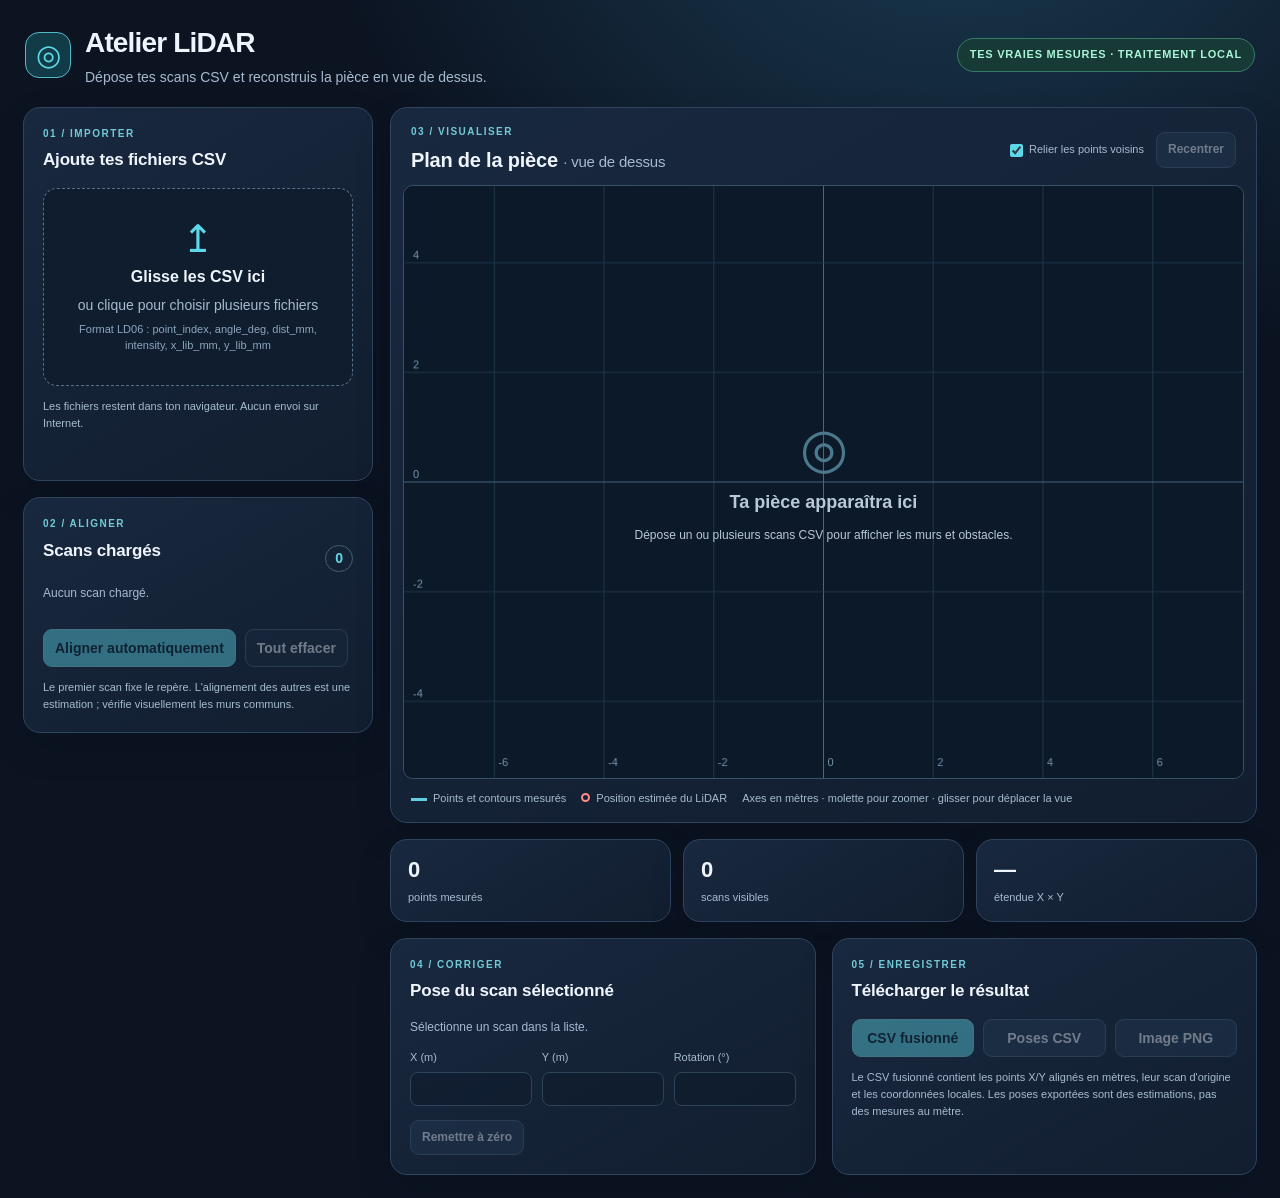
<file: simulateur_html/index.html>
<!doctype html>
<html lang="fr">
<head>
  <meta charset="utf-8">
  <meta name="viewport" content="width=device-width, initial-scale=1">
  <meta name="theme-color" content="#0c1422">
  <title>Atelier LiDAR · reconstruire la pièce avec des CSV</title>
  <link rel="stylesheet" href="styles.css">
  <script src="simulator.js" defer></script>
</head>
<body>
  <div class="shell">
    <header class="topbar">
      <div class="brand"><div class="mark">◎</div><div>
        <h1>Atelier LiDAR</h1>
        <p>Dépose tes scans CSV et reconstruis la pièce en vue de dessus.</p>
      </div></div>
      <span class="badge">Tes vraies mesures · traitement local</span>
    </header>

    <main class="layout">
      <aside class="sidebar">
        <section class="card upload-card">
          <div class="section-number">01 / IMPORTER</div>
          <h2>Ajoute tes fichiers CSV</h2>
          <label class="dropzone" id="dropzone" for="files">
            <span class="upload-icon">↥</span>
            <strong>Glisse les CSV ici</strong>
            <span>ou clique pour choisir plusieurs fichiers</span>
            <small>Format LD06 : point_index, angle_deg, dist_mm, intensity, x_lib_mm, y_lib_mm</small>
          </label>
          <input id="files" type="file" accept=".csv,text/csv" multiple hidden>
          <p class="privacy">Les fichiers restent dans ton navigateur. Aucun envoi sur Internet.</p>
          <div id="status" class="status" role="status" aria-live="polite"></div>
        </section>

        <section class="card scan-card">
          <div class="section-number">02 / ALIGNER</div>
          <div class="section-head"><h2>Scans chargés</h2><span id="scanCount" class="count">0</span></div>
          <div id="scanList" class="scan-list"><p class="empty-list">Aucun scan chargé.</p></div>
          <div class="sidebar-actions">
            <button id="alignAll" class="button primary" disabled>Aligner automatiquement</button>
            <button id="clear" class="button subtle" disabled>Tout effacer</button>
          </div>
          <p class="fineprint">Le premier scan fixe le repère. L'alignement des autres est une estimation ; vérifie visuellement les murs communs.</p>
        </section>
      </aside>

      <section class="workspace">
        <section class="card map-card">
          <div class="map-header">
            <div><div class="section-number">03 / VISUALISER</div><h2>Plan de la pièce <span>· vue de dessus</span></h2></div>
            <div class="map-tools">
              <label class="toggle"><input type="checkbox" id="contours" checked> Relier les points voisins</label>
              <button id="fit" class="button compact" disabled>Recentrer</button>
            </div>
          </div>
          <div class="canvas-wrap"><canvas id="map" aria-label="Nuage de points LiDAR superposé"></canvas>
            <div id="emptyMap" class="empty-map"><span>◎</span><strong>Ta pièce apparaîtra ici</strong><p>Dépose un ou plusieurs scans CSV pour afficher les murs et obstacles.</p></div>
          </div>
          <div class="map-footer"><span><i class="legend-line"></i>Points et contours mesurés</span><span><i class="legend-dot"></i>Position estimée du LiDAR</span><span>Axes en mètres · molette pour zoomer · glisser pour déplacer la vue</span></div>
        </section>

        <div class="stats">
          <div class="card stat"><strong id="pointCount">0</strong><span>points mesurés</span></div>
          <div class="card stat"><strong id="visibleCount">0</strong><span>scans visibles</span></div>
          <div class="card stat"><strong id="bounds">—</strong><span>étendue X × Y</span></div>
        </div>

        <div class="bottom-grid">
          <section class="card edit-card">
            <div class="section-number">04 / CORRIGER</div><h2>Pose du scan sélectionné</h2>
            <p id="selectionLabel" class="muted">Sélectionne un scan dans la liste.</p>
            <div class="pose-grid">
              <label>X (m)<input id="poseX" type="number" step="0.01" disabled></label>
              <label>Y (m)<input id="poseY" type="number" step="0.01" disabled></label>
              <label>Rotation (°)<input id="poseTheta" type="number" step="0.1" disabled></label>
            </div>
            <div class="edit-actions"><button id="resetPose" class="button compact" disabled>Remettre à zéro</button><span id="quality" class="quality"></span></div>
          </section>
          <section class="card export-card">
            <div class="section-number">05 / ENREGISTRER</div><h2>Télécharger le résultat</h2>
            <div class="export-actions">
              <button id="exportCsv" class="button primary" disabled>CSV fusionné</button>
              <button id="exportPoses" class="button" disabled>Poses CSV</button>
              <button id="exportPng" class="button" disabled>Image PNG</button>
            </div>
            <p class="fineprint">Le CSV fusionné contient les points X/Y alignés en mètres, leur scan d'origine et les coordonnées locales. Les poses exportées sont des estimations, pas des mesures au mètre.</p>
          </section>
        </div>
      </section>
    </main>
  </div>
</body>
</html>
</file>
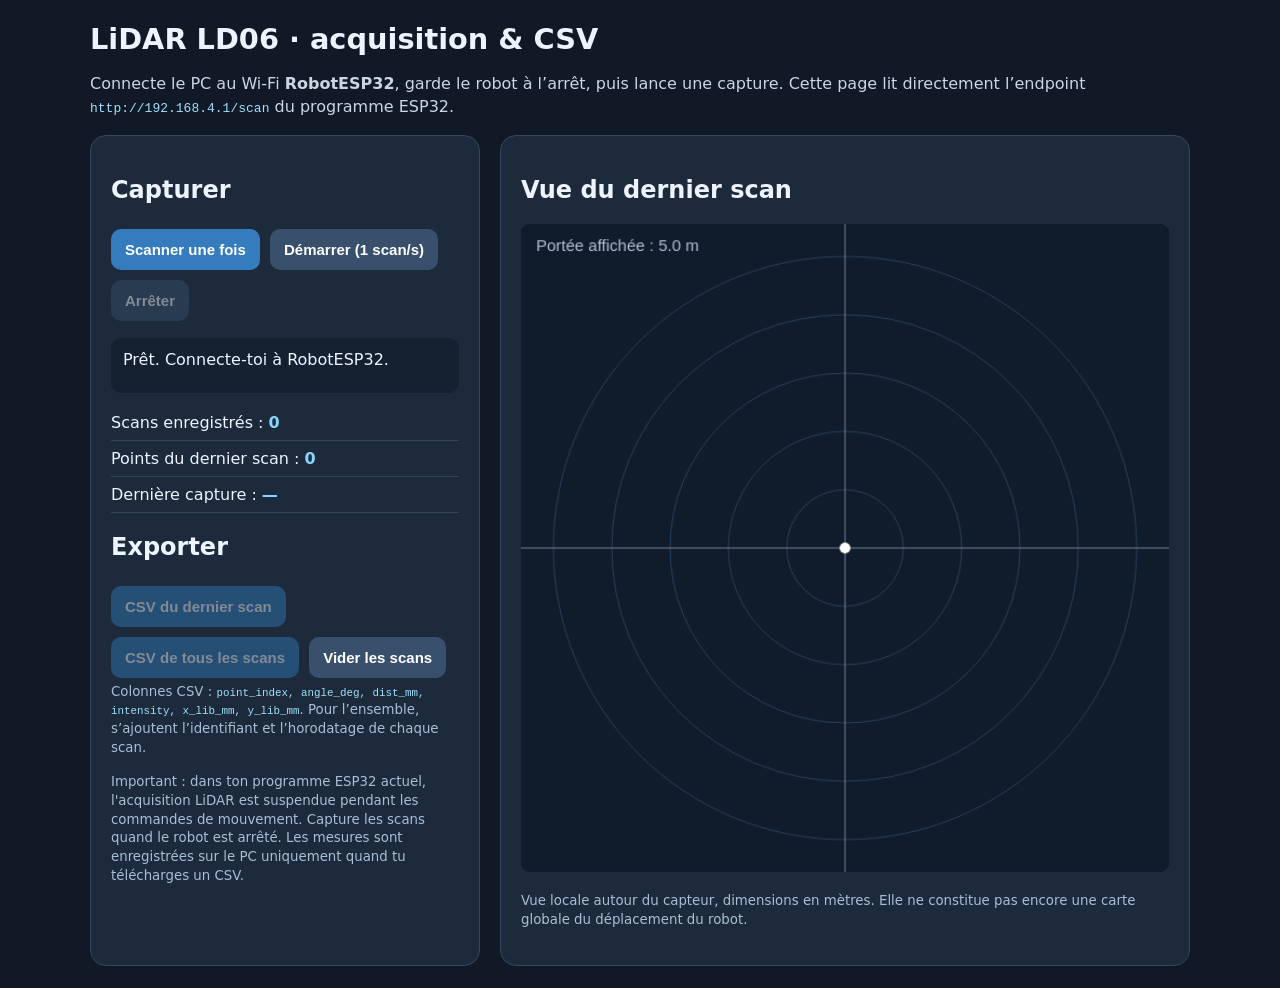
<file: tp3/bonus_robot/enregistreur_scans_ld06.html>
<!doctype html>
<html lang="fr">
<head>
  <meta charset="utf-8">
  <meta name="viewport" content="width=device-width, initial-scale=1">
  <title>LD06 · Scanner et enregistrer en CSV</title>
  <style>
    :root{color-scheme:dark;font-family:system-ui,Segoe UI,Arial,sans-serif}
    *{box-sizing:border-box}
    body{margin:0;background:#101925;color:#edf4ff;padding:22px}
    main{max-width:1100px;margin:0 auto}
    h1{margin:0 0 8px;font-size:1.8rem}
    p{color:#c9d6e5;line-height:1.45}
    .layout{display:grid;grid-template-columns:minmax(260px,390px) minmax(270px,1fr);gap:20px}
    .panel{background:#1c2a3c;padding:20px;border:1px solid #36475e;border-radius:16px}
    button{background:#347cbd;border:0;border-radius:10px;padding:12px 14px;margin:5px 5px 5px 0;color:white;font-size:15px;font-weight:650;cursor:pointer}
    button.secondary{background:#39506c}button:disabled{opacity:.45;cursor:not-allowed}
    .status{background:#142131;border-radius:10px;padding:12px;min-height:55px;margin:12px 0;white-space:pre-line}
    .stat{padding:8px 0;border-bottom:1px solid #344258}
    .stat strong{font-variant-numeric:tabular-nums;color:#88d5fa}
    canvas{width:100%;height:auto;aspect-ratio:1/1;border-radius:9px;background:#101b2b}
    code{color:#a0e0ff}
    small{color:#a9bed4;line-height:1.4;display:block}
    @media(max-width:750px){.layout{grid-template-columns:1fr}}
  </style>
</head>
<body>
<main>
  <h1>LiDAR LD06 · acquisition & CSV</h1>
  <p>Connecte le PC au Wi-Fi <b>RobotESP32</b>, garde le robot à l’arrêt, puis lance une capture. Cette page lit directement l’endpoint <code>http://192.168.4.1/scan</code> du programme ESP32.</p>
  <div class="layout">
    <section class="panel">
      <h2>Capturer</h2>
      <button id="single">Scanner une fois</button>
      <button id="start" class="secondary">Démarrer (1 scan/s)</button>
      <button id="stop" class="secondary" disabled>Arrêter</button>
      <div class="status" id="status">Prêt. Connecte-toi à RobotESP32.</div>
      <div class="stat">Scans enregistrés : <strong id="scans">0</strong></div>
      <div class="stat">Points du dernier scan : <strong id="points">0</strong></div>
      <div class="stat">Dernière capture : <strong id="date">—</strong></div>
      <h2>Exporter</h2>
      <button id="last" disabled>CSV du dernier scan</button>
      <button id="all" disabled>CSV de tous les scans</button>
      <button id="clear" class="secondary">Vider les scans</button>
      <small>Colonnes CSV : <code>point_index, angle_deg, dist_mm, intensity, x_lib_mm, y_lib_mm</code>. Pour l’ensemble, s’ajoutent l’identifiant et l’horodatage de chaque scan.</small>
      <p><small>Important : dans ton programme ESP32 actuel, l'acquisition LiDAR est suspendue pendant les commandes de mouvement. Capture les scans quand le robot est arrêté. Les mesures sont enregistrées sur le PC uniquement quand tu télécharges un CSV.</small></p>
    </section>
    <section class="panel">
      <h2>Vue du dernier scan</h2>
      <canvas id="plot" width="600" height="600" aria-label="Visualisation des points LiDAR"></canvas>
      <p><small>Vue locale autour du capteur, dimensions en mètres. Elle ne constitue pas encore une carte globale du déplacement du robot.</small></p>
    </section>
  </div>
</main>
<script>
'use strict';
const BASE = 'http://192.168.4.1';
const entries = [];
let inFlight = false, running = false, timer = null;
const $ = id => document.getElementById(id);
const status = (message, error=false) => {
  $('status').textContent=message;
  $('status').style.color=error?'#ffaea9':'#baf5cb';
};
const HEAD = ['point_index','angle_deg','dist_mm','intensity','x_lib_mm','y_lib_mm'];
function parseScan(buffer) {
  const view=new DataView(buffer);
  if(buffer.byteLength<8) throw new Error('Réponse trop courte du LiDAR');
  const xpose=view.getInt16(0,true), ypose=view.getInt16(2,true);
  const heading=view.getUint16(4,true)/100;
  const n=view.getUint16(6,true);
  if(n<1||n>460||buffer.byteLength!==8+5*n)
    throw new Error(`Format binaire incorrect : ${n} points, ${buffer.byteLength} octets`);
  const pts=[];
  for(let i=0;i<n;i++){
    const off=8+i*5;
    const a=view.getUint16(off,true)/100;
    const d=view.getUint16(off+2,true);
    const intensity=view.getUint8(off+4);
    const r=a*Math.PI/180;
    pts.push([i,a.toFixed(2),d,intensity,Math.trunc(d*Math.cos(r)),Math.trunc(-d*Math.sin(r))]);
  }
  return {pose:[xpose,ypose,heading],pts};
}
function refresh() {
  $('scans').textContent=entries.length;
  $('points').textContent=entries.at(-1)?.pts.length||0;
  $('date').textContent=entries.at(-1)?.stamp.toLocaleTimeString('fr-FR')||'—';
  $('last').disabled=!entries.length;
  $('all').disabled=!entries.length;
  $('start').disabled=running;
  $('stop').disabled=!running;
}
async function capture(){
  if(inFlight)return;
  inFlight=true;
  try{
    const url=BASE+'/scan?nocache='+Date.now();
    const r=await fetch(url,{cache:'no-store'});
    if(!r.ok){
      let t='';try{t=await r.text()}catch(e){}
      throw new Error(`HTTP ${r.status} ${t}`);
    }
    const decoded=parseScan(await r.arrayBuffer());
    const stamp=new Date();
    entries.push({scanId:entries.length+1,stamp,...decoded});
    status(`${decoded.pts.length} points reçus. Scan n°${entries.length} enregistré en mémoire.\nClique sur CSV pour sauvegarder sur le PC.`);
    refresh();draw(decoded.pts);
  }catch(err){
    status('Échec du scan : '+err.message+'\nVérifie le Wi-Fi RobotESP32 et /lidar_status. Si Chrome bloque la connexion locale, utilise le script Python fourni.',true);
    if(running)stopAuto();
  }finally{inFlight=false;}
}
function stopAuto(){running=false;clearInterval(timer);timer=null;refresh();}
function startAuto(){
  if(running)return;
  running=true;refresh();capture();timer=setInterval(capture,1000);
}
function csvText(rows){
  return '\ufeff'+rows.map(row=>row.map(v=>{
    const s=String(v);
    return /[",\r\n]/.test(s)?'"'+s.replaceAll('"','""')+'"':s;
  }).join(',')).join('\r\n')+'\r\n';
}
function download(name, rows){
  const blob=new Blob([csvText(rows)],{type:'text/csv;charset=utf-8;'});
  const href=URL.createObjectURL(blob);
  const a=document.createElement('a');a.href=href;a.download=name;a.click();
  setTimeout(()=>URL.revokeObjectURL(href),2000);
}
function stampName(d){
  return d.getFullYear().toString()+String(d.getMonth()+1).padStart(2,'0')+
    String(d.getDate()).padStart(2,'0')+'_'+String(d.getHours()).padStart(2,'0')+
    String(d.getMinutes()).padStart(2,'0')+String(d.getSeconds()).padStart(2,'0');
}
function draw(pts=[]){
  const c=$('plot'),ctx=c.getContext('2d'),w=c.width,h=c.height;
  ctx.clearRect(0,0,w,h);ctx.fillStyle='#101b2b';ctx.fillRect(0,0,w,h);
  const good=pts.filter(p=>p[2]>0);
  const ds=good.map(p=>p[2]).sort((a,b)=>a-b);
  const maxmm=Math.max(1000,Math.min(12000,ds[Math.floor(ds.length*.95)]||5000));
  const scale=(w*.45)/maxmm,ox=w/2,oy=h/2;
  ctx.strokeStyle='#28415b';ctx.lineWidth=1;
  const step=maxmm<=3000?500:1000;
  for(let mm=step;mm<=maxmm;mm+=step){
    ctx.beginPath();ctx.arc(ox,oy,mm*scale,0,2*Math.PI);ctx.stroke();
  }
  ctx.strokeStyle='#6c7d93';ctx.beginPath();ctx.moveTo(0,oy);ctx.lineTo(w,oy);ctx.moveTo(ox,0);ctx.lineTo(ox,h);ctx.stroke();
  ctx.fillStyle='#92caff';
  for(const p of good){
    const x=ox+p[4]*scale,y=oy+p[5]*scale;
    if(x>=0&&x<w&&y>=0&&y<h)ctx.fillRect(x-1.5,y-1.5,3,3);
  }
  ctx.fillStyle='#fff';ctx.beginPath();ctx.arc(ox,oy,5,0,Math.PI*2);ctx.fill();
  ctx.font='15px Arial';ctx.fillStyle='#b1c2d9';
  ctx.fillText(`Portée affichée : ${(maxmm/1000).toFixed(1)} m`,14,25);
}
$('single').addEventListener('click',capture);
$('start').addEventListener('click',startAuto);
$('stop').addEventListener('click',stopAuto);
$('last').addEventListener('click',()=>{
  const e=entries.at(-1);if(!e)return;
  download('scan_'+stampName(e.stamp)+'.csv',[HEAD,...e.pts]);
});
$('all').addEventListener('click',()=>{
  if(!entries.length)return;
  const head=['scan_id','horodatage_pc',...HEAD,'pose_x','pose_y','pose_angle_deg'];
  const rows=[head];
  for(const e of entries){
    for(const p of e.pts)rows.push([e.scanId,e.stamp.toISOString(),...p,...e.pose]);
  }
  download('tous_scans_ld06_'+stampName(new Date())+'.csv',rows);
});
$('clear').addEventListener('click',()=>{
  if(!entries.length)return;
  if(confirm('Effacer les scans non encore téléchargés ?')){
    stopAuto();entries.length=0;refresh();draw();status('Mémoire des scans vidée.');
  }
});
window.addEventListener('pagehide',stopAuto);
draw();refresh();
</script>
</body>
</html>
</file>
<file: simulateur_html/styles.css>
:root{color-scheme:dark;--bg:#0c1422;--panel:#152337;--line:#34485f;--text:#eff5ff;--muted:#a7bbd0;--cyan:#5dd8e8;--green:#8ad8aa}
*{box-sizing:border-box}body{margin:0;min-width:330px;font:14px/1.45 Inter,"Segoe UI",Arial,sans-serif;color:var(--text);background:radial-gradient(circle at 75% -20%,#1c4058 0,transparent 38%),var(--bg)}button,input{font:inherit}.shell{max-width:1680px;margin:auto;padding:23px}.topbar{display:flex;align-items:center;justify-content:space-between;gap:20px;padding:0 2px 20px;flex-wrap:wrap}.brand{display:flex;align-items:center;gap:14px}.mark{width:46px;height:46px;border-radius:14px;background:#103b47;border:1px solid #56b9ca;display:grid;place-items:center;font-size:29px;color:var(--cyan)}h1{margin:0;font-size:28px;letter-spacing:-.03em}.brand p{margin:3px 0 0;color:var(--muted)}.badge{font-size:11px;font-weight:700;letter-spacing:.07em;text-transform:uppercase;color:#a8f4d6;background:#173a36;border:1px solid #397a67;border-radius:100px;padding:8px 12px}.layout{display:grid;grid-template-columns:minmax(290px,350px) minmax(0,1fr);gap:17px}.sidebar,.workspace{display:flex;flex-direction:column;gap:16px;min-width:0}.card{background:linear-gradient(150deg,#18283e,#121e30);border:1px solid #30445e;border-radius:17px;box-shadow:0 15px 34px #02081733}.upload-card,.scan-card,.edit-card,.export-card{padding:19px}.section-number{color:#72cad6;font-size:10px;font-weight:800;letter-spacing:.15em;margin-bottom:7px}h2{font-size:17px;letter-spacing:-.01em;margin:0 0 15px}.dropzone{min-height:198px;border:1.5px dashed #58718b;border-radius:14px;background:#101d2f;display:flex;flex-direction:column;align-items:center;justify-content:center;text-align:center;gap:7px;padding:20px;cursor:pointer;transition:background .2s,border-color .2s}.dropzone:hover,.dropzone.dragover{background:#1b3b50;border-color:#6de0e9}.upload-icon{font-size:38px;color:var(--cyan);line-height:1}.dropzone strong{font-size:16px}.dropzone>span:not(.upload-icon){color:var(--muted)}.dropzone small{font-size:11px;color:#8ca6be;max-width:270px}.privacy,.fineprint{font-size:11px;color:var(--muted);line-height:1.55;margin:12px 0 0}.status{min-height:20px;margin-top:9px;color:var(--green);font-size:12px}.status.error{color:#ff9fa0}.section-head{display:flex;justify-content:space-between;align-items:center}.count{border:1px solid #436078;border-radius:99px;padding:2px 9px;color:var(--cyan);font-weight:700}.scan-list{max-height:390px;overflow:auto;margin:-5px -4px 14px;padding:0 4px}.empty-list{color:var(--muted);font-size:12px}.scan-row{padding:11px 4px;border-top:1px solid #30445a}.scan-row:first-child{border-top:0}.scan-title{display:flex;align-items:center;gap:8px}.scan-title strong{flex:1;font-size:12px;overflow:hidden;text-overflow:ellipsis;white-space:nowrap;cursor:pointer}.swatch{width:12px;height:12px;border-radius:50%;flex:none}.scan-row.selected{background:#1c3348;border-radius:9px}.scan-meta{color:var(--muted);font-size:11px;padding-left:22px;margin-top:4px}.scan-controls{display:flex;gap:8px;align-items:center;padding-left:22px;margin-top:8px}.icon-button{border:1px solid #48617b;background:#21354c;color:var(--text);border-radius:7px;padding:4px 8px;cursor:pointer;font-size:11px}.icon-button:hover{background:#31506e}.icon-button.remove{color:#ffc7c7}.visibility{accent-color:#5dd8e8;cursor:pointer}.sidebar-actions,.export-actions,.edit-actions{display:flex;gap:9px;flex-wrap:wrap}.button{min-height:38px;border:1px solid #49617b;border-radius:9px;background:#243a53;color:var(--text);padding:8px 11px;font-weight:700;cursor:pointer;transition:background .15s}.button:hover:not(:disabled){background:#30506c}.button.primary{background:var(--cyan);border-color:#77e5f0;color:#09212b}.button.primary:hover:not(:disabled){background:#91eff6}.button.subtle{background:#1b2a3f}.button.compact{min-height:33px;font-size:12px}.button:disabled{opacity:.42;cursor:not-allowed}.map-card{overflow:hidden}.map-header{display:flex;justify-content:space-between;gap:15px;align-items:center;padding:17px 20px 10px;flex-wrap:wrap}.map-header h2{margin:0;font-size:20px}.map-header h2 span{color:var(--muted);font-size:15px;font-weight:400}.map-tools{display:flex;align-items:center;gap:12px;flex-wrap:wrap}.toggle{font-size:11px;color:var(--muted);cursor:pointer}.toggle input{accent-color:var(--cyan);vertical-align:middle}.canvas-wrap{position:relative;padding:0 12px 12px}canvas{display:block;width:100%;height:min(66vh,680px);min-height:440px;border:1px solid #38516a;border-radius:10px;background:#0c192b;cursor:grab;touch-action:none}canvas:active{cursor:grabbing}.empty-map{position:absolute;left:12px;right:12px;top:0;bottom:12px;display:flex;flex-direction:column;align-items:center;justify-content:center;pointer-events:none;text-align:center;color:#b8c9d9}.empty-map span{font-size:55px;color:#4b788c}.empty-map strong{font-size:18px}.empty-map p{font-size:12px}.map-footer{display:flex;gap:15px;flex-wrap:wrap;padding:0 20px 15px;color:var(--muted);font-size:11px}.legend-line{display:inline-block;width:16px;height:3px;background:#61cddf;vertical-align:middle;margin-right:6px}.legend-dot{display:inline-block;width:9px;height:9px;border:2px solid #ff8b85;border-radius:50%;margin-right:6px}.stats{display:grid;grid-template-columns:repeat(3,1fr);gap:12px}.stat{padding:14px 17px}.stat strong{display:block;font-size:22px;font-variant-numeric:tabular-nums}.stat span{font-size:11px;color:var(--muted)}.bottom-grid{display:grid;grid-template-columns:1fr 1fr;gap:16px}.muted{color:var(--muted);font-size:12px}.pose-grid{display:grid;grid-template-columns:repeat(3,minmax(0,1fr));gap:10px;margin:14px 0}.pose-grid label{color:var(--muted);font-size:11px}.pose-grid input{display:block;width:100%;margin-top:6px;padding:8px 9px;border:1px solid #49637b;border-radius:8px;background:#0d1a2b;color:var(--text);font-variant-numeric:tabular-nums}.pose-grid input:disabled{opacity:.5}.quality{color:#b8d8e7;font-size:11px;align-self:center}.export-actions .button{flex:1;min-width:100px}button:focus-visible,input:focus-visible,.dropzone:focus-within{outline:2px solid var(--cyan);outline-offset:2px}
@media(max-width:1080px){.layout{grid-template-columns:1fr}.sidebar{display:grid;grid-template-columns:1fr 1fr}.bottom-grid{grid-template-columns:1fr 1fr}}@media(max-width:700px){.shell{padding:12px}.sidebar,.bottom-grid{grid-template-columns:1fr}.stats{gap:7px}.stat{padding:11px}.stat strong{font-size:17px}canvas{height:480px;min-height:350px}.map-header{padding:14px}.map-footer{padding:0 14px 14px}}

.empty-map[hidden]{display:none}
</file>
